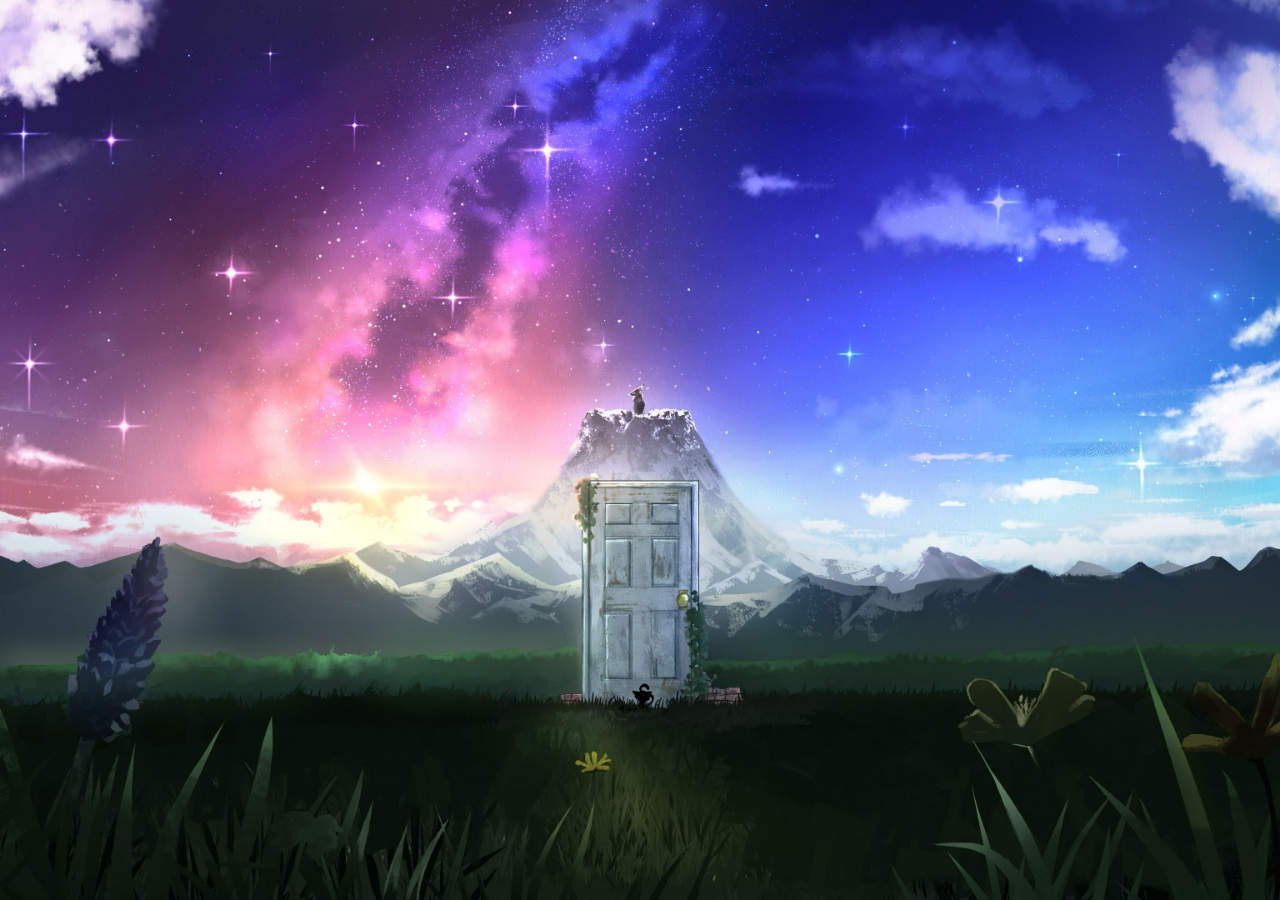
<file: cursos.html>
<!DOCTYPE html>
<html lang="es">
<head>
    <meta charset="UTF-8">
    <meta name="viewport" content="width=device-width, initial-scale=1.0">
    <title>Cursos</title>
    <link rel="stylesheet" href="style.css">
    <link rel="icon" href="favicon.ico" type="image/x-icon">
</head>
<body>
    <h1 id="titulo"></h1>
    <div id="cursos"></div>

    <script src="cursos.js"></script>
</body>
</html>
</file>
<file: style.css>
/* Estilos generales */
body { 
    font-family: Arial, sans-serif;
    background-color: #f0f0f0;
    margin: 0;
    padding: 0;
    display: flex;
    flex-direction: column;
    align-items: center;
}

/* Contenedor del encabezado */
header {
    display: flex;
    flex-direction: column; /* Acomoda los elementos en columna */
    align-items: flex-start; /* Alinea el contenido a la izquierda */
    width: 100%;
    padding: 10px 20px;
    box-sizing: border-box;
}

/* Estilos del logo */
.logo {
    width: 120px; /* Mantiene el tamaño actual */
    height: auto;
    margin-bottom: 10px; /* Espacio debajo del logo */
}

/* Ajuste del menú */
.nav {
    position: relative; /* Evita que flote sobre otros elementos */
    width: auto; /* Se ajusta al contenido */
    background: rgba(51, 51, 51, 0.7);
    padding: 15px;
    display: flex;
    justify-content: flex-start; /* Alineado a la izquierda */
    align-items: center;
    gap: 10px;
    z-index: 999;
    backdrop-filter: blur(10px);
    border-radius: 5px;
}


/* Estilos de los botones del menú */
.dropbtn {
    background-color: #444;
    color: white;
    padding: 14px 20px;
    font-size: 16px;
    border: none;
    cursor: pointer;
    margin: 5px;
    border-radius: 5px;
}

.dropbtn:hover {
    background-color: #0056b3;
}

/* Contenedor del menú desplegable */
.dropdown {
    position: relative;
    display: inline-block;
}

/* Submenú */
.dropdown-content {
    display: none;
    position: absolute;
    top: 100%;
    left: 0;
    background-color: navy;
    padding: 10px;
    border-radius: 5px;
    box-shadow: 0px 4px 6px rgba(0, 0, 0, 0.2);
    min-width: 200px;
    text-align: left;
    z-index: 1000;
}

/* Asegurar que el submenú se alinee con el botón padre */
.dropdown-content a {
    color: white;
    padding: 10px;
    display: block;
    text-decoration: none;
    font-size: 16px;
}

/* Mantener el submenú visible mientras el mouse está sobre él */
.dropdown:hover .dropdown-content {
    display: block;
}

.dropdown-content a:hover {
    background-color: #0056b3;
}

/* Contenedor de contenido */
#contenido {
    margin-top: 50px;
    width: 80%;
    background: rgba(255, 255, 255, 0.6); /* Semitransparente */
    padding: 20px;
    border-radius: 10px;
    box-shadow: 0px 4px 8px rgba(0, 0, 0, 0.2);
    backdrop-filter: blur(10px);
}

/* Tabla */
table {
    width: 100%;
    border-collapse: collapse;
    margin: 20px 0;
}

/* Ajuste de filas */
table, th, td {
    border: 1px solid rgba(255, 255, 255, 0.4);
    padding: 8px;
}

/* Encabezado de tabla */
th {
    background-color: rgba(0, 0, 0, 0.7); /* Fondo más oscuro */
    color: white;
    text-align: left;
}

/* Alternar colores de filas */
tr:nth-child(even) {
    background: rgba(0, 0, 0, 0.2); /* Fila semitransparente */
    color: white;
}

tr:nth-child(odd) {
    background: rgba(255, 255, 255, 0.4); /* Fila semitransparente clara */
    color: black;
}

/* Resaltar fila al pasar el cursor */
tr:hover {
    background: rgba(0, 0, 0, 0.5);
    color: white;
}

/* Fondo de la página */
body {
    background-image: url('../img/fondo.jpg');
    background-size: cover;
    background-repeat: no-repeat;
    background-position: center center;
    background-attachment: fixed;
}

/* Ajuste del logo */
#logo-universidad {
    position: relative;
    display: block;
    width: 180px;
    height: auto;
    margin: 20px auto 10px 20px;
}

/* -------------------- NUEVAS MODIFICACIONES -------------------- */

/* Contenedor del encabezado con franja blanca difuminada */
header {
    position: relative;
    width: 100%;
    height: 100px;
    display: flex;
    align-items: center;
    justify-content: center;
}

/* Franja blanca con difuminado */
.header-overlay {
    position: absolute;
    width: 100%;
    height: 100%;
    background: rgba(255, 255, 255, 0.7); /* Blanco semi-transparente */
    box-shadow: 0 0 20px rgba(255, 255, 255, 0.8); /* Difuminado */
    backdrop-filter: blur(10px);
    display: flex;
    align-items: center;
    justify-content: center;
    padding: 0 20px;
}

/* Estilos del logo */
#logo-universidad {
    width: 120px; 
    height: auto;
    position: absolute;
    left: 20px; /* Mantiene el logo alineado a la izquierda */
}

/* Texto de la Universidad */
.titulo-universidad {
    font-family: 'Arial', sans-serif; /* Usar misma tipografía del logo */
    color: navy; /* Color del logo */
    font-size: 24px;
    font-weight: bold;
    text-align: center;
    margin: 0;
}
/* -------------------- AJUSTES ADICIONALES -------------------- */

/* Aumentar el tamaño del texto */
.titulo-universidad {
    font-size: 70px; /* Tamaño más grande */
    font-weight: bold;
    color: rgb(16, 16, 87);
    text-align: center;
}

/* Franja blanca con más transparencia y difuminado */
.header-overlay {
    background: rgba(255, 255, 255, 0.5); /* Más transparencia */
    box-shadow: 0 0 30px rgba(255, 255, 255, 0.5); /* Difuminado más suave */
    backdrop-filter: blur(15px); /* Más desenfoque */
}

.header {
    background-color: rgba(255, 255, 255, 0.2); /* Hace la franja más transparente */
    backdrop-filter: blur(8px); /* Agrega un efecto de difuminado */
}

.header-title {
    font-size: 70px; /* Tamaño del texto */
    color: #012059; /* Color extraído de la imagen */
    font-weight: bold; /* Negrita para mayor énfasis */
}

.clase-1 {
    background-image: url('fondos/fondo1.png');
    background-size: cover;
    background-position: center;
}

.clase-2 {
    background-image: url('fondos/fondo2.png');
    background-size: cover;
    background-position: center;
}

.clase-3 {
    background-image: url('fondos/fondo3.PNG');
    background-size: cover;
    background-position: center;
}

.clase-4 {
    background-image: url('fondos/fondo4.png');
    background-size: cover;
    background-position: center;
}

.clase-5 {
    background-image: url('fondos/fondo5.png');
    background-size: cover;
    background-position: center;
}

.clase-7 {
    background-image: url('fondos/fondo6.png');
    background-size: cover;
    background-position: center;
}

.clase-8 {
    background-image: url('fondos/fondo7.png');
    background-size: cover;
    background-position: center;
}

.clase-9 {
    background-image: url('fondos/fondo8.png');
    background-size: cover;
    background-position: center;
}

.clase-10 {
    background-image: url('fondos/fondo9.png');
    background-size: cover;
    background-position: center;
}

.clase-11 {
    background-image: url('fondos/fondo10.PNG');
    background-size: cover;
    background-position: center;
}

.clase-13 {
    background-image: url('fondos/fondo11.png');
    background-size: cover;
    background-position: center;
}

.clase-14 {
    background-image: url('fondos/fondo12.png');
    background-size: cover;
    background-position: center;
}

.clase-15 {
    background-image: url('fondos/fondo13.png');
    background-size: cover;
    background-position: center;
}

.clase-16 {
    background-image: url('fondos/fondo14.png');
    background-size: cover;
    background-position: center;
}

/* Estilos para mejorar la legibilidad de la tabla */
table {
    width: 100%;
    border-collapse: collapse;
    background: rgba(0, 0, 0, 0.8); /* Fondo oscuro semitransparente */
    border-radius: 10px;
    overflow: hidden;
}

/* Estilo para las celdas */
th, td {
    padding: 12px;
    text-align: left;
    border-bottom: 1px solid rgba(255, 255, 255, 0.2);
    color: white;
}

/* Fondo oscuro para los encabezados */
th {
    background: rgba(0, 0, 0, 0.9);
    font-weight: bold;
    text-transform: uppercase;
}

/* Filas alternas con transparencia para mejorar visibilidad */
tr:nth-child(even) {
    background: rgba(255, 255, 255, 0.1);
}

tr:nth-child(odd) {
    background: rgba(0, 0, 0, 0.6);
}

/* Hover en filas para mejorar interacción */
tr:hover {
    background: rgba(0, 255, 100, 0.3);
    transition: 0.3s;
}

/* Botón "Copiar" más visible */
button {
    background: #28a745;
    color: white;
    border: none;
    padding: 8px 12px;
    cursor: pointer;
    border-radius: 5px;
    font-weight: bold;
}

button:hover {
    background: #218838;
}

/* Paginación */
.paginacion {
    display: flex;
    justify-content: center;
    margin-top: 20px;
}

.pagina {
    padding: 10px 15px;
    margin: 0 5px;
    border: 1px solid #ddd;
    background-color: #f0f0f0;
    cursor: pointer;
    border-radius: 5px;
    font-size: 16px;
}

.pagina.activo {
    background-color: #007bff;
    color: white;
}

/* Estilos para los botones de paginación */
.paginacion .pagina {
    padding: 10px 15px;
    margin: 0 5px;
    border: 1px solid #ddd;
    background-color: #4CAF50; /* Color verde */
    color: white;
    cursor: pointer;
    border-radius: 5px;
    font-size: 16px;
}

/* Estilo para el botón de la página activa */
.paginacion .pagina.activo {
    background-color: #2196F3; /* Color azul similar al botón de copiar ruta */
    color: white;
}

/* Estilos existentes */

.companion-container {
    display: flex;
    flex-direction: row; /* Asegura que los elementos estén en fila */
    justify-content: center; /* Centra horizontalmente */
    align-items: flex-end; /* Asegura que se alineen en la parte baja */
    flex-wrap: wrap; /* Evita que se desborden en pantallas pequeñas */
    position: absolute;
    bottom: 20px;
    left: 50%;
    transform: translateX(-50%);
    width: 90%; /* Ajusta el ancho para evitar desbordes */
    gap: 20px; /* Espaciado entre cada compañero */
}

.companion-info {
    display: flex;
    flex-direction: column;
    align-items: center;
    text-align: center;
    background-color: rgba(255, 255, 255, 0.2); /* Un fondo semitransparente */
    padding: 10px;
    border-radius: 10px;
}

.companion-info img {
    border-radius: 50%;
    width: 100px;
    height: 100px;
    margin-bottom: 10px;
}

.companion-text {
    max-width: 150px;
}

/* Estilos existentes */
</file>
